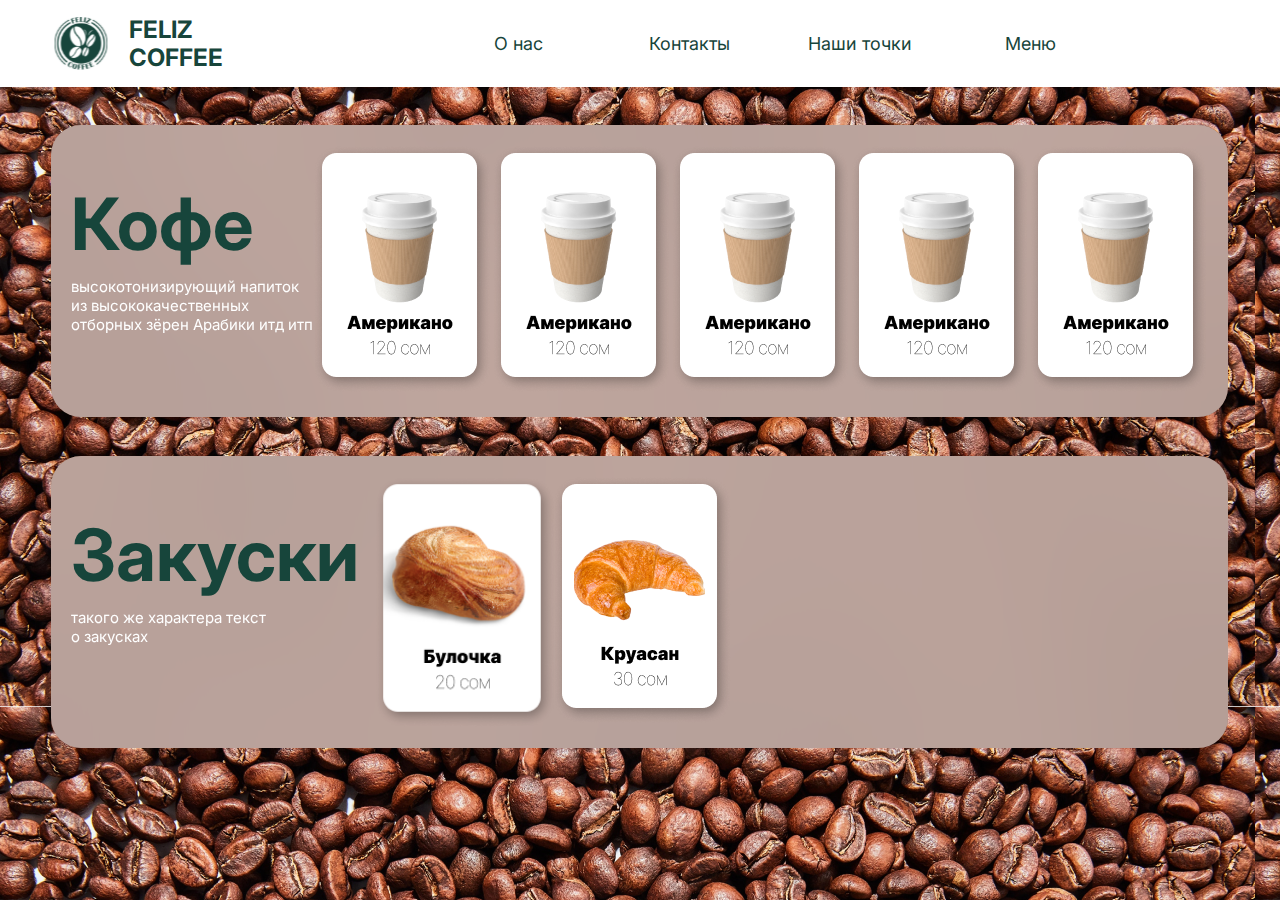
<file: меню/index.html>
<!DOCTYPE html>
<html lang="en">
<head>
    <meta charset="UTF-8">
    <meta name="viewport" content="width=\, initial-scale=1.0">
    <title>Document</title>
    <link rel="stylesheet" href="style.css">
  
</head>
<header>
    <div class="block__logo">
        <img src="img/logo_green.svg" alt="Logo">
        <h1>FELIZ COFFEE</h1>
    </div>
    <ul class="list">
        <li class="list__item"><a href="../Main_page/index.html" class="list__link">О нас</a></li>
        <li class="list__item"><a href="../О нас/index.html" class="list__link">Контакты</a></li>
        <li class="list__item"><a href="../Наши точки/map.html" class="list__link">Наши точки</a></li>
        <li class="list__item"><a href="../меню/index.html" class="list__link">Меню</a></li>
    </ul>
</div>
</header>
<body>
<div class="coffee">
<div class="coffee__column">
    <div class="coffeetext">Кофе</div>
    <div class="description">высокотонизирующий напиток из высококачественных отборных зёрен Арабики итд итп</div>
</div>
<div class="americano"><img src="img/Frame 23.png" alt=""></div>
<div class="americano"><img src="img/Frame 23.png" alt=""></div>
<div class="americano"><img src="img/Frame 23.png" alt=""></div>
<div class="americano"><img src="img/Frame 23.png" alt=""></div>
<div class="americano"><img src="img/Frame 23.png" alt=""></div>
</div>

<div class="zakuski">
<div class="zakuski__column"> 
<div class="zakuska"> Закуски</div>
<div class="description2">такого же характера текст <br> о закусках</div>
</div>
<div class="bulochka"><img src="img/Frame 12.png" alt=""></div>
<div class="kruasan"><img src="img/Frame 13.png" alt=""></div>
</div>
</body>
</html>
</file>
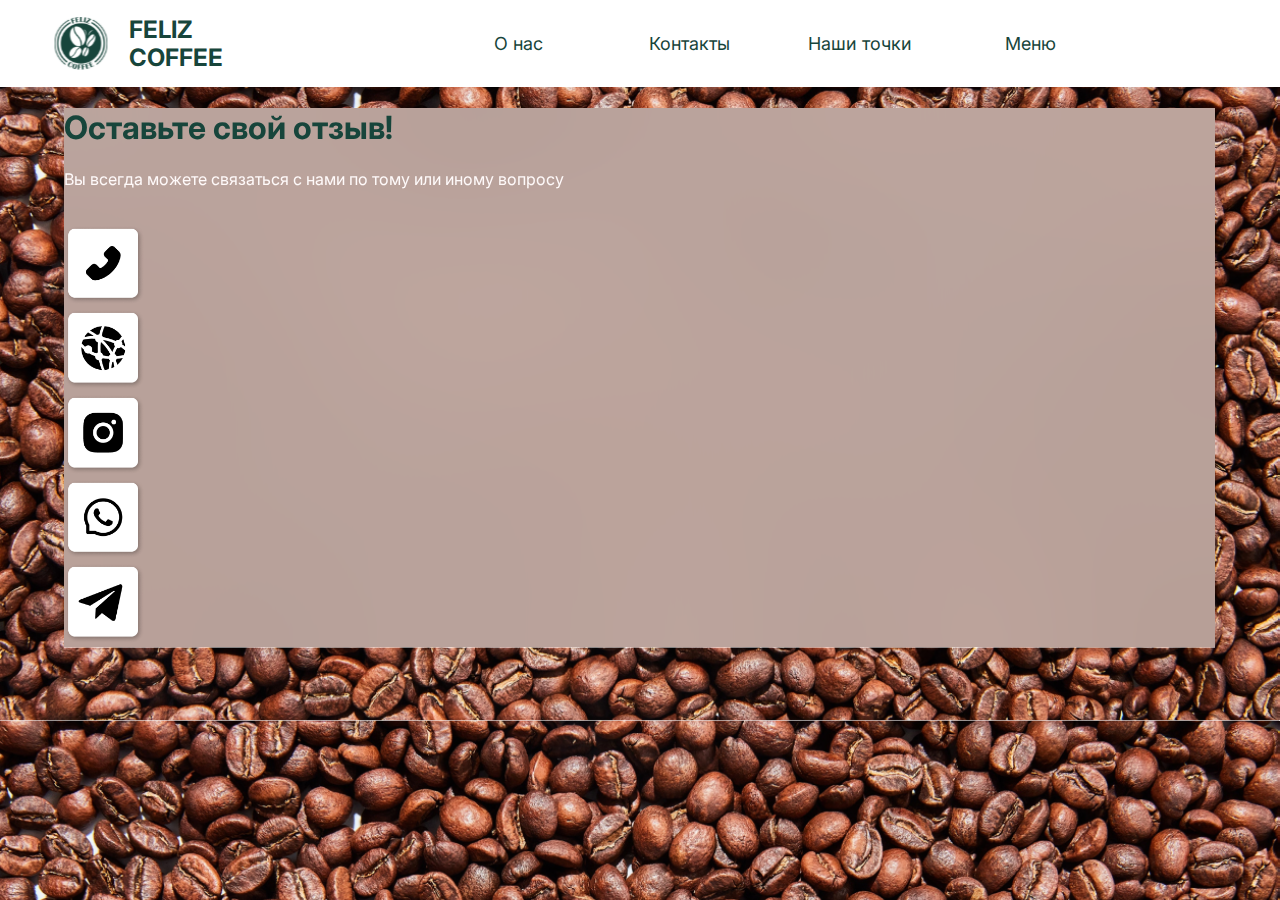
<file: О нас/index.html>
<!DOCTYPE html>
<html lang="en">
<head>
    <meta charset="UTF-8">
    <meta name="viewport" content="width=device-width, initial-scale=1.0">
    <title>Document</title>
    <link rel="stylesheet" href="index.css">
</head>
<header>
    <div class="block__logo">
        <img src="img/logo_green.svg" alt="Logo">
        <h1>FELIZ COFFEE</h1>
    </div>
    <ul class="list">
        <li class="list__item"><a href="../Main_page/index.html" class="list__link">О нас</a></li>
        <li class="list__item"><a href="../О нас/index.html" class="list__link">Контакты</a></li>
        <li class="list__item"><a href="../Наши точки/map.html" class="list__link">Наши точки</a></li>
        <li class="list__item"><a href="../меню/index.html" class="list__link">Меню</a></li>
    </ul>
</header><body>
    
    <div>
    
    
       
<div class="big">
    <div>
        <h1>Оставьте свой отзыв!</h1>
    <p>Вы всегда можете связаться с нами по тому или иному вопросу</p>
    </div>
 <br>
<div class="img">
<img src="img/Frame 11.png">
</div>

<div class="img">
<img src="img/Frame 33.png">
</div>

<div class="img">
 <img src="img/Frame 32.png">
</div>

<div class="img">
 <img src="img/Frame 30.png">
</div>

<div class="img">
 <img src="img/Frame 31.png">
</div>

</div>
<!-- <img src="img/Basically-Coffee-0219-03 1.png" alt=""> -->
    
</body>
</html>
</file>
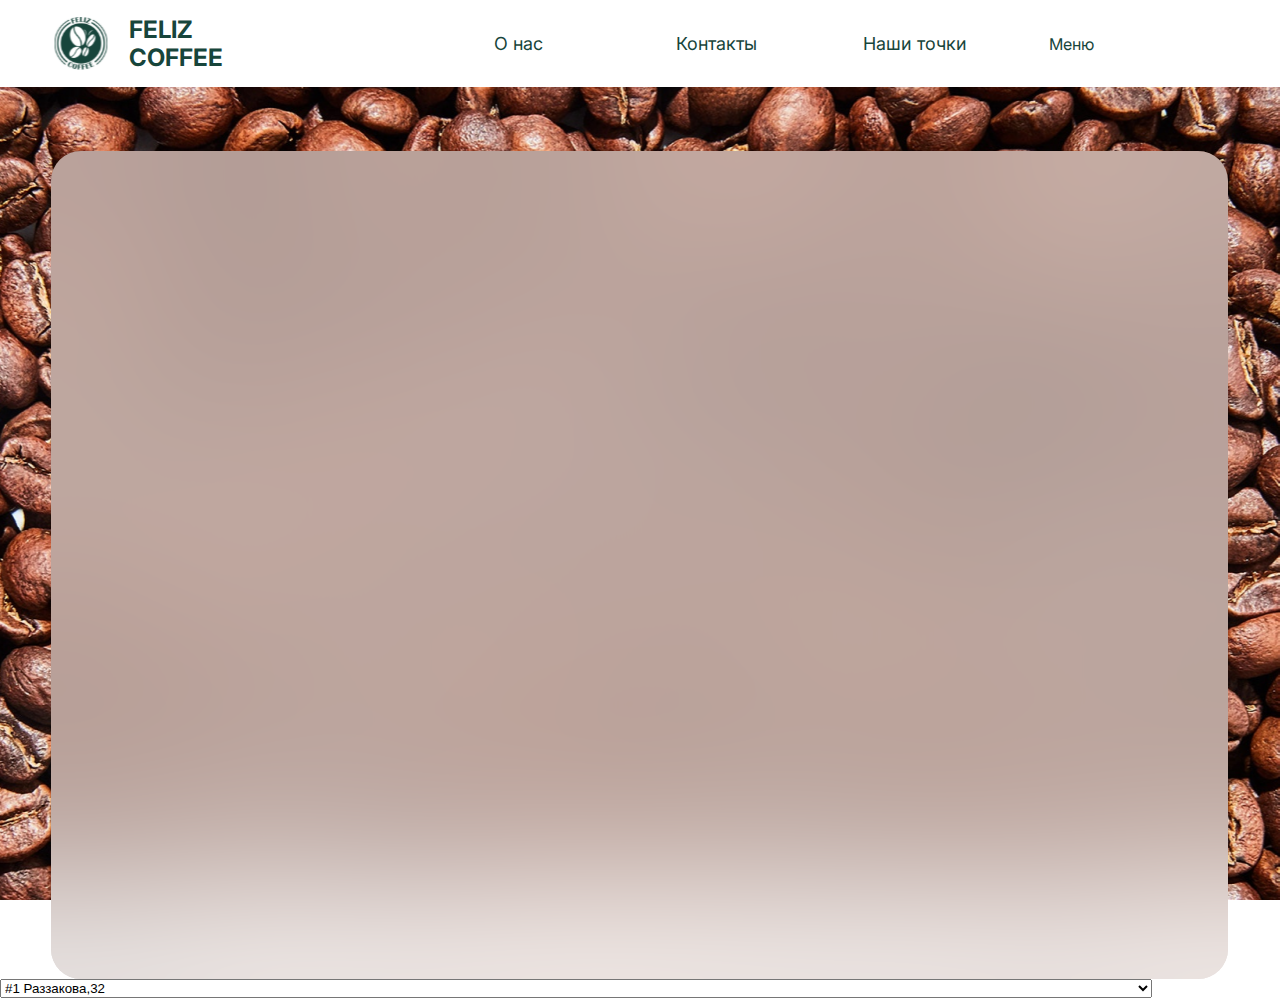
<file: Наши точки/map.html>
<!DOCTYPE html>
<html lang="en">
<head>
    <meta charset="UTF-8">
    <meta name="viewport" content="width=device-width, initial-scale=1.0">
    <title>Document</title>
    <link rel="stylesheet" type="text/css" href="map.css" />
</head>
<body>
    <header>
        <div class="block__logo">
            <img src="img/logo_green.svg" alt="Logo">
            <h1>FELIZ COFFEE</h1>
        </div>
        <ul class="list">
            <li class="list__item"><a href="../Main_page/index.html" class="list__link">О нас</a></li>
            <li class="list__item"><a href="../О нас/index.html" class="list__link">Контакты</a></li>
            <li class="list__item"><a href="../Наши точки/map.html" class="list__link">Наши точки</a></li>
            <li class="list__item1"><a href="../меню/index.html" class="list__link">Меню</a></li>
        </ul>
    </header>

    <div id="Bmap">
        <iframe id="razakova" src="https://www.google.com/maps/embed?pb=!1m14!1m12!1m3!1d731.0417035282824!2d74.60352659751325!3d42.86932312097708!2m3!1f0!2f0!3f0!3m2!1i1024!2i768!4f13.1!5e0!3m2!1sru!2skg!4v1611381094420!5m2!1sru!2skg" width="100%" height="100%" frameborder="0" style="border:0;" allowfullscreen="" aria-hidden="false" tabindex="0" frameborder="0"></iframe>
        <iframe id="kydykeeva" src="https://www.google.com/maps/embed?pb=!1m18!1m12!1m3!1d2926.1448150909723!2d74.64269801497696!3d42.82755471344302!2m3!1f0!2f0!3f0!3m2!1i1024!2i768!4f13.1!3m3!1m2!1s0x389eb42a07cd7b3d%3A0x39d4c0d594c3918e!2z0YPQuy4g0JrRi9C00YvQutC10LXQstCwLCDQmtC-0Lot0JTQttCw0YA!5e0!3m2!1sru!2skg!4v1611388019010!5m2!1sru!2skg" width="600" height="450" frameborder="0" style="border:0;" allowfullscreen="" aria-hidden="false" tabindex="0"></iframe>
          
    </div>
        <select name="maps" id="change" onchange=" getValue() ">
            <option  value="razakova" >   #1 Раззакова,32 </option>
            <option value="kydykeeva">   #2 Кыдыкеева,32 </option>
            
                  </option>
            
                  </select>

    <!-- <div id="change"> -->
   <!-- </div> -->
 
        <footer> </footer>
<script src="Map.js"> </script>
</body>
</html>
</file>
<file: меню/style.css>
@import url('https://fonts.googleapis.com/css2?family=Inter:wght@700&display=swap');
html,
body{
width: 99.98%;
height: 100%;
padding: 0;
margin: 0;
font-family: Inter;
background:url('img/Subtract.png') no-repeat center/cover;
background: url('img/Basically-Coffee-0219-03\ 1.png');
}
header{
    display: flex;
    flex-direction: row;
    justify-content: space-between;
    width: 100%;
    background-color: white;
    height: 87px;
    padding-right: 0.02%;
}
.block__logo{
    width: 12%;
    height: 100%;
    display: flex;
    flex-direction: row;
    justify-content: space-between;
    align-items: center;
    margin-left: 4.234%;
}
.block__logo img{
    width: 35%;
    height: 60%;
}
.block__logo h1{
    width: 51%;
    height: 64.38%;
    font-size: 24px;
    color: #17453B;
    line-height: 28px;
}
.list{
    margin: 0;
    padding-right: 0;
    margin-right: 14.4595%;
    width: 50%;
    height: 100%;
    display: flex;
    flex-direction: row;
    justify-content: space-between;
    align-items: center;
}
.list__item{
    display: flex;
    justify-content: center;
    align-items: center;
    width: 20%;
    height: 60%;
    font-size: 18px;
    list-style: none;

}
.list__link{
    text-decoration: none;
    color: #17453B;
}

.coffee {
background:  rgba(255, 255, 255, 0.5);
backdrop-filter: blur(82.9012px);
border-radius: 30px;
margin: 3% 4%;
padding: 20px;
display: flex;
}

    .coffeetext{
        font-weight: bold;
        font-size: 72px;
        color: #17453B;
        margin-top: 35px;     
    }
    .description{
        color: white;
        font-size: 15px;
       margin: 10px 0 0 0;
    }
    .zakuski {
        background:  rgba(255, 255, 255, 0.5);
        backdrop-filter: blur(82.9012px);
        border-radius: 30px;
        margin: 3% 4%;
        padding: 20px;
        display: flex;
        }
    
        .zakuska {
            margin-top: 35px;
            font-weight: bold;
            font-size: 72px;
            color: #17453B;        
    }
        .description2{
            color: white;
            font-size: 15px;
           margin: 10px 0 0 0;
        }
       .bulochka{
           display: flex;
           margin-left: 15px;
        }
</file>
<file: О нас/index.css>
@import url('https://fonts.googleapis.com/css2?family=Inter:wght@700&display=swap');
html,
body{
width: 99.98%;
height: 100%;
padding: 0;
margin: 0;
font-family: Inter;
background-image: url(./img/Basically-Coffee-0219-03\ 1.png);
background-size: 100% ;
}
header{
    display: flex;
    flex-direction: row;
    justify-content: space-between;
    width: 100%;
    background-color: white;
    height: 87px;
    padding-right: 0.02%;
}
.block__logo{
    width: 12%;
    height: 100%;
    display: flex;
    flex-direction: row;
    justify-content: space-between;
    align-items: center;
    margin-left: 4.234%;
}
.block__logo img{
    width: 35%;
    height: 60%;
}
.block__logo h1{
    width: 51%;
    height: 64.38%;
    font-size: 24px;
    color: #17453B;
    line-height: 28px;
}
.list{
    margin: 0;
    padding-right: 0;
    margin-right: 14.4595%;
    width: 50%;
    height: 100%;
    display: flex;
    flex-direction: row;
    justify-content: space-between;
    align-items: center;
}
.list__item{
    display: flex;
    justify-content: center;
    align-items: center;
    width: 20%;
    height: 60%;
    font-size: 18px;
    list-style: none;

}
.list__link{
    text-decoration: none;
    color: #17453B;
}

img {
    width: 7%;
}
.big{
    position: flex;
width: 90%;
height: 100%;
/* left: 50px; */
/* top: 119px; */
margin: auto;
background: rgba(255, 255, 255, 0.5);
backdrop-filter: blur(82.9012px);
}

h1 {
    color:#17453B;
}

p {
    color: snow;
}
</file>
<file: Наши точки/map.css>
@import url('https://fonts.googleapis.com/css2?family=Inter:wght@700&display=swap');
html,
body{
display: relative;
    width: 99.98%;
height: 100%;
padding: 0;
margin: 0;
font-family: Inter;
background:url('img/Subtract.png') no-repeat center/cover;
}
header{
    display: flex;
    flex-direction: row;
    justify-content: space-between;
    width: 100%;
    background-color: white;
    height: 87px;
    padding-right: 0.02%;
}
.block__logo{
    width: 12%;
    height: 100%;
    display: flex;
    flex-direction: row;
    justify-content: space-between;
    align-items: center;
    margin-left: 4.234%;
}
.block__logo img{
    width: 35%;
    height: 60%;
}
.block__logo h1{
    width: 51%;
    height: 64.38%;
    font-size: 24px;
    color: #17453B;
    line-height: 28px;
}
.list{
    margin: 0;
    padding-right: 0;
    margin-right: 14.4595%;
    width: 50%;
    height: 100%;
    display: flex;
    flex-direction: row;
    justify-content: space-between;
    align-items: center;
}
.list__item{
    display: flex;
    justify-content: center;
    align-items: center;
    width: 20%;
    height: 60%;
    font-size: 18px;
    list-style: none;

}
.list__link{
    text-decoration: none;
    color: #17453B;
}
#Bmap{
    display: flex;
    width: 92%;
    height: 92%;
    margin:auto;
    margin-top:5%; 
    background: rgba(255, 255, 255, 0.5);
    backdrop-filter: blur(82.9012px);
    /* Note: backdrop-filter has minimal browser support */
    
    border-radius: 30px;
}

#razakova{
    display: flex;
    border: 1px solid black;
    border-radius: 30px 30px 0 0;
    width: 90%;
    height: 90%;
    margin-left: 5%;
    margin-top: 400px;
    margin: auto;
}
#kydykeeva{
    display: none;
    border: 1px solid black;
    border-radius: 30px 30px 0 0;
    width: 90%;
    height: 90%;
    margin-left: 5%;
    margin-top: 400px;
    margin: auto;
}
.list__item1{
    list-style: none;
}
#change{
    display: flex;
    width: 90%;
    justify-content: center;
    margin: center;
    /* margin-bottom:-70px; */
}
@media(max-width:1079px){
    .list__link{
  font-size: 16px;
  
}
header h1{
    font-size:32px !important;
      }
}
@media(max-width:963px){
    .list__link{
  font-size: 14px;
}
header h1{
    font-size:24px !important;
      }
}
@media(max-width:844px){
    .list__link{
  font-size: 12px;
  }
  header h1{
    font-size:24px !important;
      }
}
  @media(max-width:722px){
    .list__link{
  font-size: 10px;}
  header h1{
    font-size:20px !important;
      }
  }
  @media(max-width:600px){
    .list__link{
  font-size: 8px;}
  header h1{
font-size:16px !important;
    }
.list__item1{
    list-style: none;
    /* margin-right: 500px; */
}
}

@media(max-width:486px){
    .list__link{
  font-size: 8px;}
  header h1{
font-size:16px !important;
    }
.list__item1{
    list-style: none;
    margin-right: 50px;
}
}
</file>
